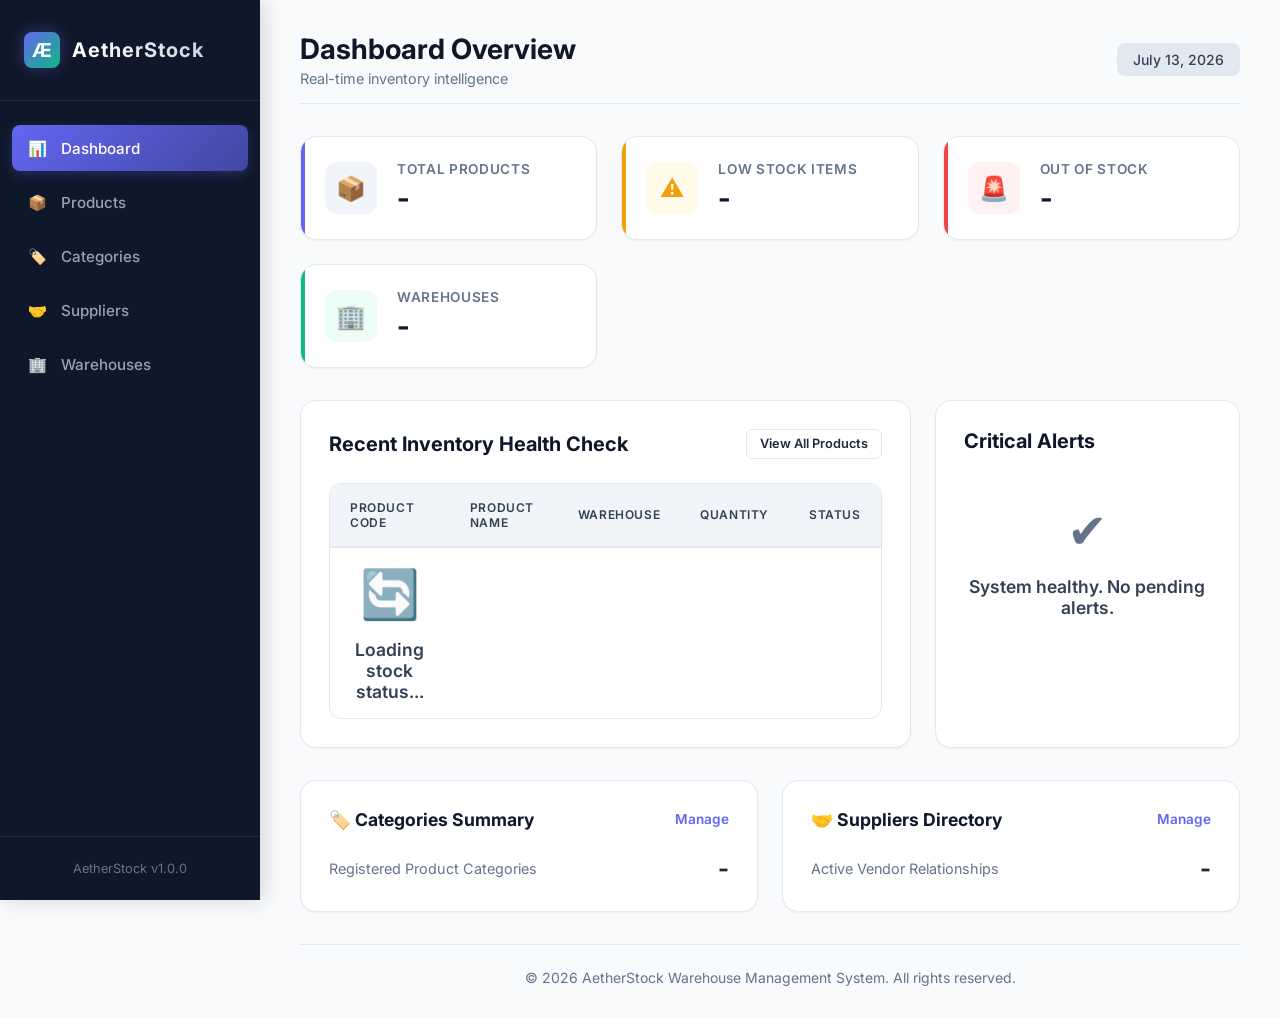
<file: app/src/main/resources/static/index.html>
<!DOCTYPE html>
<html lang="en">
<head>
  <meta charset="UTF-8">
  <meta name="viewport" content="width=device-width, initial-scale=1.0">
  <title>Dashboard - AetherStock WMS</title>
  <!-- Google Fonts: Inter -->
  <link rel="preconnect" href="https://fonts.googleapis.com">
  <link rel="preconnect" href="https://fonts.gstatic.com" crossorigin>
  <link href="https://fonts.googleapis.com/css2?family=Inter:wght@300;400;500;600;700&display=swap" rel="stylesheet">
  <!-- Stylesheet -->
  <link rel="stylesheet" href="./css/style.css">
</head>
<body>
  <div class="app-container">
    <!-- Sidebar -->
    <aside class="sidebar">
      <div class="sidebar-logo">
        <div class="sidebar-logo-icon">Æ</div>
        <div class="sidebar-logo-text">AetherStock</div>
      </div>
      <nav class="sidebar-menu">
        <li class="sidebar-item active">
          <a href="./index.html">
            <span>📊</span> Dashboard
          </a>
        </li>
        <li class="sidebar-item">
          <a href="./products.html">
            <span>📦</span> Products
          </a>
        </li>
        <li class="sidebar-item">
          <a href="./categories.html">
            <span>🏷️</span> Categories
          </a>
        </li>
        <li class="sidebar-item">
          <a href="./suppliers.html">
            <span>🤝</span> Suppliers
          </a>
        </li>
        <li class="sidebar-item">
          <a href="./warehouses.html">
            <span>🏢</span> Warehouses
          </a>
        </li>
      </nav>
      <div class="sidebar-footer">
        <p>AetherStock v1.0.0</p>
      </div>
    </aside>

    <!-- Main Content -->
    <main class="main-content">
      <header class="page-header">
        <div>
          <h1 class="page-title">Dashboard Overview</h1>
          <p style="color: var(--text-muted); font-size: 0.9rem; margin-top: 0.25rem;">Real-time inventory intelligence</p>
        </div>
        <div class="header-actions">
          <span class="date-badge" id="current-date">July 13, 2026</span>
        </div>
      </header>

      <!-- Dashboard Statistics Cards -->
      <section class="metrics-grid">
        <div class="metric-card">
          <div class="metric-icon">📦</div>
          <div class="metric-info">
            <span class="metric-label">Total Products</span>
            <span class="metric-value" id="stat-products">-</span>
          </div>
        </div>
        <div class="metric-card amber">
          <div class="metric-icon">⚠️</div>
          <div class="metric-info">
            <span class="metric-label">Low Stock Items</span>
            <span class="metric-value" id="stat-low-stock">-</span>
          </div>
        </div>
        <div class="metric-card rose">
          <div class="metric-icon">🚨</div>
          <div class="metric-info">
            <span class="metric-label">Out of Stock</span>
            <span class="metric-value" id="stat-out-of-stock">-</span>
          </div>
        </div>
        <div class="metric-card emerald">
          <div class="metric-icon">🏢</div>
          <div class="metric-info">
            <span class="metric-label">Warehouses</span>
            <span class="metric-value" id="stat-warehouses">-</span>
          </div>
        </div>
      </section>

      <!-- Dashboard Rows: Details and Alerts -->
      <div class="dashboard-row">
        <!-- Stock Status Panel -->
        <div class="card-panel" style="position: relative;">
          <div class="loading-overlay" id="products-loading">
            <div class="spinner"></div>
          </div>
          <div class="panel-header">
            <h2 class="panel-title">Recent Inventory Health Check</h2>
            <a href="./products.html" class="btn btn-outline btn-sm">View All Products</a>
          </div>

          <div class="table-responsive">
            <table class="wms-table">
              <thead>
                <tr>
                  <th>Product Code</th>
                  <th>Product Name</th>
                  <th>Warehouse</th>
                  <th>Quantity</th>
                  <th>Status</th>
                </tr>
              </thead>
              <tbody id="low-stock-table-body">
                <!-- Dynamic low/out of stock items -->
                <tr>
                  <td colspan="5" class="empty-state">
                    <div class="empty-state-icon">🔄</div>
                    <div class="empty-state-title">Loading stock status...</div>
                  </td>
                </tr>
              </tbody>
            </table>
          </div>
        </div>

        <!-- System Alerts Panel -->
        <div class="card-panel">
          <div class="panel-header">
            <h2 class="panel-title">Critical Alerts</h2>
          </div>
          <div class="alert-list" id="dashboard-alerts">
            <!-- Dynamic alerts -->
            <div class="empty-state" style="padding: 1.5rem 0;">
              <div class="empty-state-icon">✔️</div>
              <div class="empty-state-title">System healthy. No pending alerts.</div>
            </div>
          </div>
        </div>
      </div>

      <!-- Quick Directory Stats -->
      <section class="metrics-grid" style="grid-template-columns: repeat(auto-fit, minmax(300px, 1fr));">
        <div class="card-panel">
          <div class="panel-header">
            <h3 class="panel-title" style="font-size: 1.1rem;">🏷️ Categories Summary</h3>
            <a href="./categories.html" style="font-size: 0.85rem; color: var(--primary); text-decoration: none; font-weight: 600;">Manage</a>
          </div>
          <div style="display: flex; justify-content: space-between; align-items: center;">
            <span style="color: var(--text-muted); font-size: 0.9rem;">Registered Product Categories</span>
            <strong style="font-size: 1.5rem; color: var(--text-main);" id="stat-categories">-</strong>
          </div>
        </div>
        <div class="card-panel">
          <div class="panel-header">
            <h3 class="panel-title" style="font-size: 1.1rem;">🤝 Suppliers Directory</h3>
            <a href="./suppliers.html" style="font-size: 0.85rem; color: var(--primary); text-decoration: none; font-weight: 600;">Manage</a>
          </div>
          <div style="display: flex; justify-content: space-between; align-items: center;">
            <span style="color: var(--text-muted); font-size: 0.9rem;">Active Vendor Relationships</span>
            <strong style="font-size: 1.5rem; color: var(--text-main);" id="stat-suppliers">-</strong>
          </div>
        </div>
      </section>

      <footer class="app-footer">
        <p>&copy; 2026 AetherStock Warehouse Management System. All rights reserved.</p>
      </footer>
    </main>
  </div>

  <!-- Toast Notification Container -->
  <div class="toast-container" id="toast-container"></div>

  <!-- Script Modules -->
  <script type="module" src="./js/dashboard.js"></script>
</body>
</html>
</file>
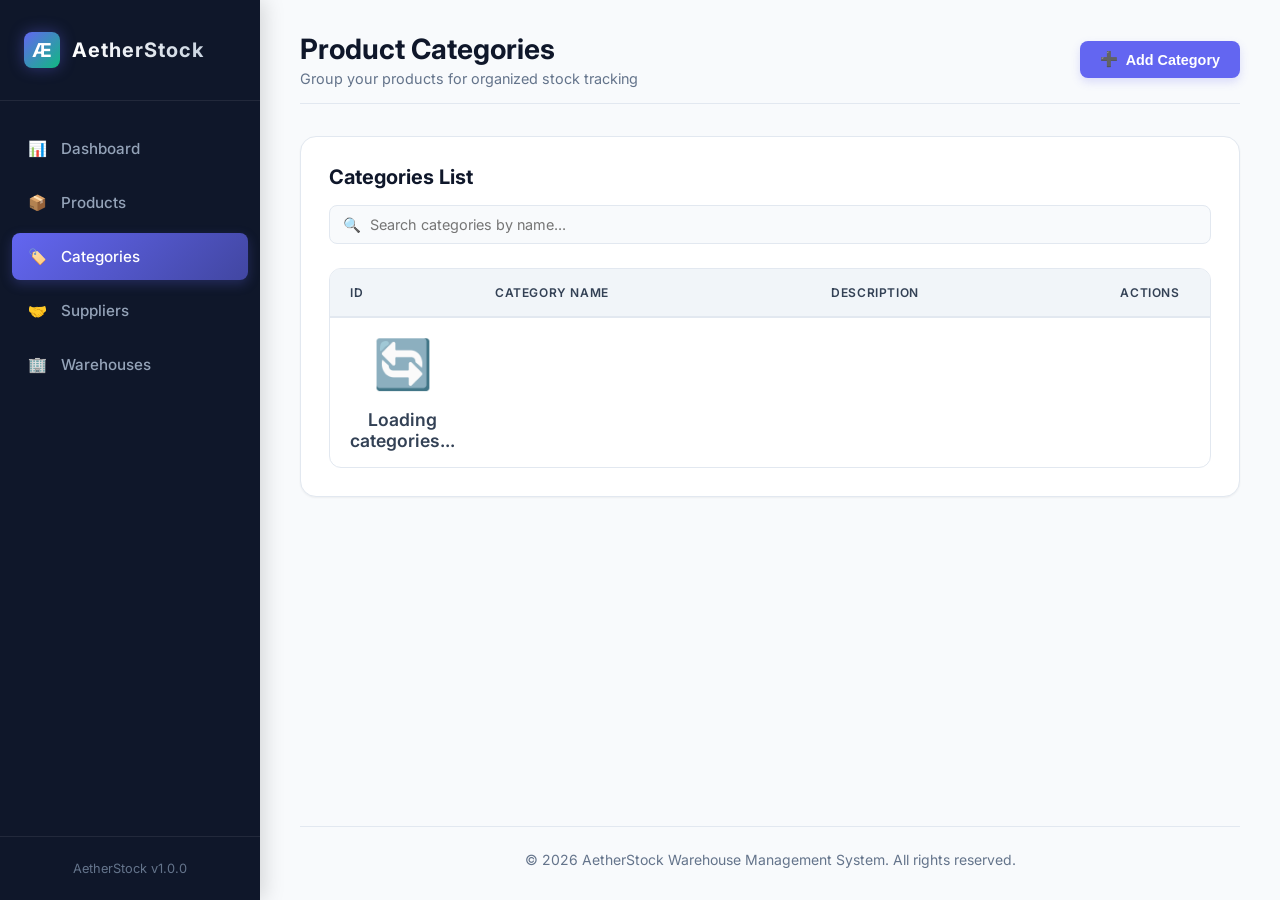
<file: app/src/main/resources/static/categories.html>
<!DOCTYPE html>
<html lang="en">
<head>
  <meta charset="UTF-8">
  <meta name="viewport" content="width=device-width, initial-scale=1.0">
  <title>Manage Categories - AetherStock WMS</title>
  <!-- Google Fonts: Inter -->
  <link rel="preconnect" href="https://fonts.googleapis.com">
  <link rel="preconnect" href="https://fonts.gstatic.com" crossorigin>
  <link href="https://fonts.googleapis.com/css2?family=Inter:wght@300;400;500;600;700&display=swap" rel="stylesheet">
  <!-- Stylesheet -->
  <link rel="stylesheet" href="./css/style.css">
</head>
<body>
  <div class="app-container">
    <!-- Sidebar -->
    <aside class="sidebar">
      <div class="sidebar-logo">
        <div class="sidebar-logo-icon">Æ</div>
        <div class="sidebar-logo-text">AetherStock</div>
      </div>
      <nav class="sidebar-menu">
        <li class="sidebar-item">
          <a href="./index.html">
            <span>📊</span> Dashboard
          </a>
        </li>
        <li class="sidebar-item">
          <a href="./products.html">
            <span>📦</span> Products
          </a>
        </li>
        <li class="sidebar-item active">
          <a href="./categories.html">
            <span>🏷️</span> Categories
          </a>
        </li>
        <li class="sidebar-item">
          <a href="./suppliers.html">
            <span>🤝</span> Suppliers
          </a>
        </li>
        <li class="sidebar-item">
          <a href="./warehouses.html">
            <span>🏢</span> Warehouses
          </a>
        </li>
      </nav>
      <div class="sidebar-footer">
        <p>AetherStock v1.0.0</p>
      </div>
    </aside>

    <!-- Main Content -->
    <main class="main-content">
      <header class="page-header">
        <div>
          <h1 class="page-title">Product Categories</h1>
          <p style="color: var(--text-muted); font-size: 0.9rem; margin-top: 0.25rem;">Group your products for organized stock tracking</p>
        </div>
        <div class="header-actions">
          <button class="btn btn-primary" id="btn-add-category">
            <span>➕</span> Add Category
          </button>
        </div>
      </header>

      <!-- Main Directory Panel -->
      <div class="card-panel">
        <div class="loading-overlay" id="panel-loading">
          <div class="spinner"></div>
        </div>
        <div class="panel-header">
          <h2 class="panel-title">Categories List</h2>
          <div class="search-filter-row">
            <div class="search-wrapper">
              <input type="text" class="search-input" id="search-input" placeholder="Search categories by name...">
            </div>
          </div>
        </div>

        <div class="table-responsive">
          <table class="wms-table">
            <thead>
              <tr>
                <th style="width: 80px;">ID</th>
                <th>Category Name</th>
                <th>Description</th>
                <th style="width: 120px; text-align: center;">Actions</th>
              </tr>
            </thead>
            <tbody id="categories-table-body">
              <!-- Dynamically loaded categories -->
              <tr>
                <td colspan="4" class="empty-state">
                  <div class="empty-state-icon">🔄</div>
                  <div class="empty-state-title">Loading categories...</div>
                </td>
              </tr>
            </tbody>
          </table>
        </div>
      </div>

      <footer class="app-footer">
        <p>&copy; 2026 AetherStock Warehouse Management System. All rights reserved.</p>
      </footer>
    </main>
  </div>

  <!-- Add/Edit Modal -->
  <div class="modal-overlay" id="category-modal">
    <div class="modal-container">
      <div class="modal-header">
        <h3 class="modal-title" id="modal-title">Create Category</h3>
        <button class="modal-close" id="modal-close">&times;</button>
      </div>
      <form id="category-form">
        <div class="modal-body">
          <input type="hidden" id="category-id">
          
          <div class="form-group">
            <label class="form-label" for="categoryName">Category Name *</label>
            <input type="text" class="form-control" id="categoryName" required placeholder="e.g. Electronics, Medical Supply">
            <span style="color: var(--danger); font-size: 0.8rem; display: none;" id="error-category-name"></span>
          </div>

          <div class="form-group">
            <label class="form-label" for="description">Description</label>
            <textarea class="form-control" id="description" placeholder="Brief details about products in this category"></textarea>
          </div>
        </div>
        <div class="modal-footer">
          <button type="button" class="btn btn-outline" id="btn-modal-cancel">Cancel</button>
          <button type="submit" class="btn btn-primary" id="btn-modal-submit">Save Category</button>
        </div>
      </form>
    </div>
  </div>

  <!-- Toast Notification Container -->
  <div class="toast-container" id="toast-container"></div>

  <!-- Script Modules -->
  <script type="module" src="./js/categories.js"></script>
</body>
</html>
</file>
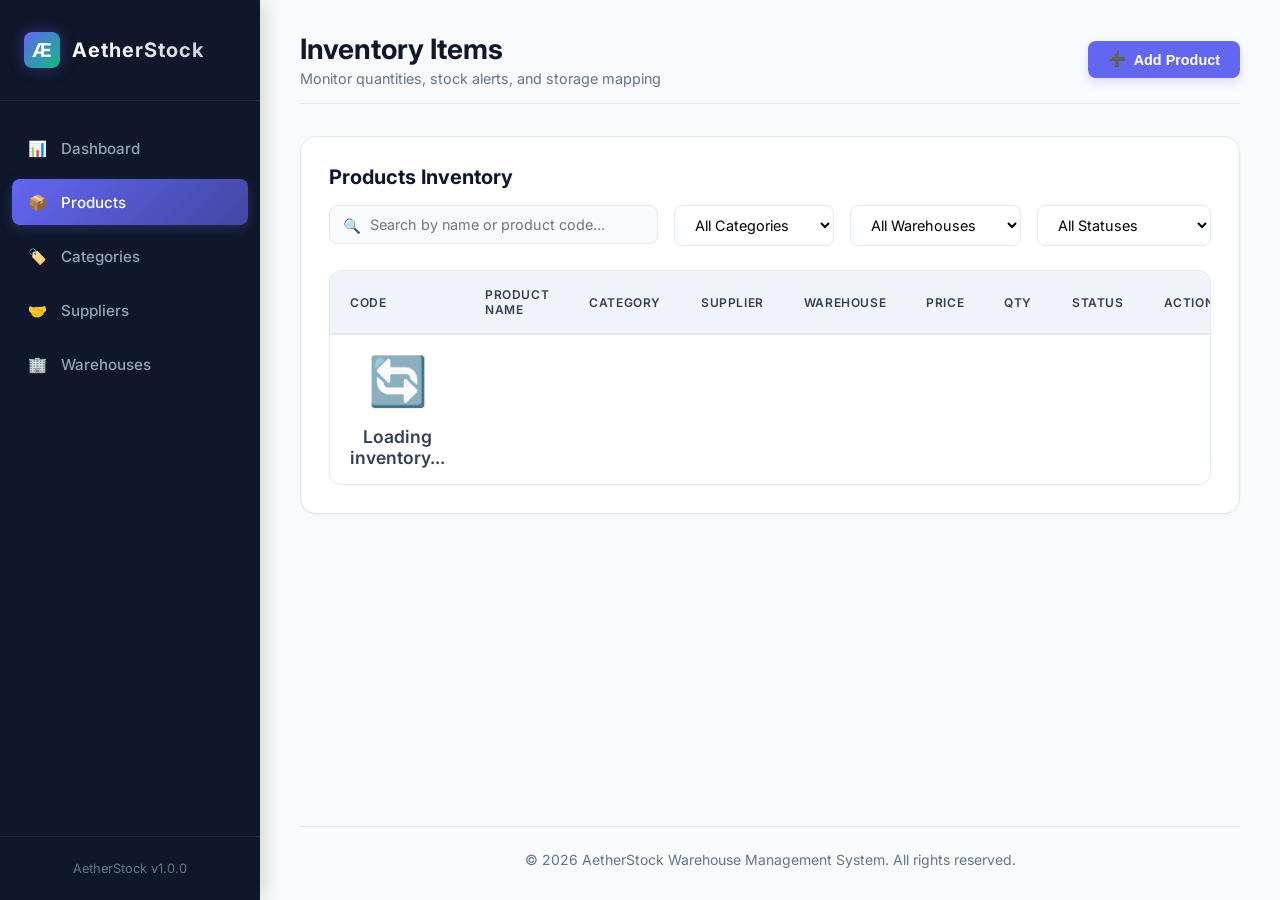
<file: app/src/main/resources/static/products.html>
<!DOCTYPE html>
<html lang="en">
<head>
  <meta charset="UTF-8">
  <meta name="viewport" content="width=device-width, initial-scale=1.0">
  <title>Manage Products - AetherStock WMS</title>
  <!-- Google Fonts: Inter -->
  <link rel="preconnect" href="https://fonts.googleapis.com">
  <link rel="preconnect" href="https://fonts.gstatic.com" crossorigin>
  <link href="https://fonts.googleapis.com/css2?family=Inter:wght@300;400;500;600;700&display=swap" rel="stylesheet">
  <!-- Stylesheet -->
  <link rel="stylesheet" href="./css/style.css">
</head>
<body>
  <div class="app-container">
    <!-- Sidebar -->
    <aside class="sidebar">
      <div class="sidebar-logo">
        <div class="sidebar-logo-icon">Æ</div>
        <div class="sidebar-logo-text">AetherStock</div>
      </div>
      <nav class="sidebar-menu">
        <li class="sidebar-item">
          <a href="./index.html">
            <span>📊</span> Dashboard
          </a>
        </li>
        <li class="sidebar-item active">
          <a href="./products.html">
            <span>📦</span> Products
          </a>
        </li>
        <li class="sidebar-item">
          <a href="./categories.html">
            <span>🏷️</span> Categories
          </a>
        </li>
        <li class="sidebar-item">
          <a href="./suppliers.html">
            <span>🤝</span> Suppliers
          </a>
        </li>
        <li class="sidebar-item">
          <a href="./warehouses.html">
            <span>🏢</span> Warehouses
          </a>
        </li>
      </nav>
      <div class="sidebar-footer">
        <p>AetherStock v1.0.0</p>
      </div>
    </aside>

    <!-- Main Content -->
    <main class="main-content">
      <header class="page-header">
        <div>
          <h1 class="page-title">Inventory Items</h1>
          <p style="color: var(--text-muted); font-size: 0.9rem; margin-top: 0.25rem;">Monitor quantities, stock alerts, and storage mapping</p>
        </div>
        <div class="header-actions">
          <button class="btn btn-primary" id="btn-add-product">
            <span>➕</span> Add Product
          </button>
        </div>
      </header>

      <!-- Main Directory Panel -->
      <div class="card-panel">
        <div class="loading-overlay" id="panel-loading">
          <div class="spinner"></div>
        </div>
        <div class="panel-header">
          <h2 class="panel-title">Products Inventory</h2>
          
          <div class="search-filter-row">
            <!-- Search bar -->
            <div class="search-wrapper">
              <input type="text" class="search-input" id="search-input" placeholder="Search by name or product code...">
            </div>

            <!-- Filters -->
            <select class="filter-select" id="filter-category">
              <option value="">All Categories</option>
              <!-- Populated dynamically -->
            </select>

            <select class="filter-select" id="filter-warehouse">
              <option value="">All Warehouses</option>
              <!-- Populated dynamically -->
            </select>

            <select class="filter-select" id="filter-status">
              <option value="">All Statuses</option>
              <option value="ACTIVE">ACTIVE</option>
              <option value="LOW_STOCK">LOW STOCK</option>
              <option value="OUT_OF_STOCK">OUT OF STOCK</option>
            </select>
          </div>
        </div>

        <!-- Inventory Table -->
        <div class="table-responsive">
          <table class="wms-table">
            <thead>
              <tr>
                <th>Code</th>
                <th>Product Name</th>
                <th>Category</th>
                <th>Supplier</th>
                <th>Warehouse</th>
                <th>Price</th>
                <th>Qty</th>
                <th>Status</th>
                <th style="width: 140px; text-align: center;">Actions</th>
              </tr>
            </thead>
            <tbody id="products-table-body">
              <!-- Dynamically loaded products -->
              <tr>
                <td colspan="9" class="empty-state">
                  <div class="empty-state-icon">🔄</div>
                  <div class="empty-state-title">Loading inventory...</div>
                </td>
              </tr>
            </tbody>
          </table>
        </div>
      </div>

      <footer class="app-footer">
        <p>&copy; 2026 AetherStock Warehouse Management System. All rights reserved.</p>
      </footer>
    </main>
  </div>

  <!-- Add/Edit Modal -->
  <div class="modal-overlay" id="product-modal">
    <div class="modal-container" style="max-width: 600px;">
      <div class="modal-header">
        <h3 class="modal-title" id="modal-title">Create Product</h3>
        <button class="modal-close" id="modal-close">&times;</button>
      </div>
      <form id="product-form">
        <div class="modal-body">
          <input type="hidden" id="product-id">
          
          <div class="form-grid">
            <div class="form-group">
              <label class="form-label" for="productCode">Product Code *</label>
              <input type="text" class="form-control" id="productCode" required placeholder="e.g. PRD-1001">
              <span class="error-msg" style="color: var(--danger); font-size: 0.8rem; display: none;" id="error-product-code"></span>
            </div>

            <div class="form-group">
              <label class="form-label" for="productName">Product Name *</label>
              <input type="text" class="form-control" id="productName" required placeholder="e.g. Laptop Charger 65W">
            </div>

            <div class="form-group form-full-width">
              <label class="form-label" for="description">Description</label>
              <textarea class="form-control" id="description" placeholder="Specify physical aspects, specs or location guidelines"></textarea>
            </div>

            <div class="form-group">
              <label class="form-label" for="unitPrice">Unit Price (INR) *</label>
              <input type="number" step="0.01" min="0" class="form-control" id="unitPrice" required placeholder="e.g. 1499.00">
            </div>

            <div class="form-group">
              <label class="form-label" for="quantity">Quantity *</label>
              <input type="number" min="0" class="form-control" id="quantity" required placeholder="e.g. 150">
            </div>

            <div class="form-group">
              <label class="form-label" for="minimumStock">Minimum Threshold *</label>
              <input type="number" min="0" class="form-control" id="minimumStock" required placeholder="e.g. 20">
            </div>

            <div class="form-group">
              <label class="form-label" for="unit">Stock Unit *</label>
              <select class="filter-select form-control" id="unit" required>
                <option value="PCS">PCS (Pieces)</option>
                <option value="KG">KG (Kilograms)</option>
                <option value="LTR">LTR (Litres)</option>
                <option value="BOX">BOX (Boxes)</option>
                <option value="MTR">MTR (Metres)</option>
              </select>
            </div>

            <div class="form-group">
              <label class="form-label" for="categoryId">Category *</label>
              <select class="filter-select form-control" id="categoryId" required>
                <option value="">Select Category</option>
                <!-- Populated dynamically -->
              </select>
              <p style="font-size: 0.75rem; margin-top: 0.15rem;"><a href="./categories.html" style="color: var(--primary); text-decoration: none;">+ Add Category</a></p>
            </div>

            <div class="form-group">
              <label class="form-label" for="supplierId">Supplier *</label>
              <select class="filter-select form-control" id="supplierId" required>
                <option value="">Select Supplier</option>
                <!-- Populated dynamically -->
              </select>
              <p style="font-size: 0.75rem; margin-top: 0.15rem;"><a href="./suppliers.html" style="color: var(--primary); text-decoration: none;">+ Add Supplier</a></p>
            </div>

            <div class="form-group form-full-width">
              <label class="form-label" for="warehouseId">Warehouse *</label>
              <select class="filter-select form-control" id="warehouseId" required>
                <option value="">Select Warehouse</option>
                <!-- Populated dynamically -->
              </select>
              <p style="font-size: 0.75rem; margin-top: 0.15rem;"><a href="./warehouses.html" style="color: var(--primary); text-decoration: none;">+ Add Warehouse</a></p>
            </div>
          </div>
        </div>
        <div class="modal-footer">
          <button type="button" class="btn btn-outline" id="btn-modal-cancel">Cancel</button>
          <button type="submit" class="btn btn-primary" id="btn-modal-submit">Save Product</button>
        </div>
      </form>
    </div>
  </div>

  <!-- View Details Modal -->
  <div class="modal-overlay" id="product-view-modal">
    <div class="modal-container" style="max-width: 600px;">
      <div class="modal-header">
        <h3 class="modal-title">Inventory Details</h3>
        <button class="modal-close" id="modal-view-close">&times;</button>
      </div>
      <div class="modal-body" id="product-view-body">
        <!-- Loaded dynamically -->
      </div>
      <div class="modal-footer">
        <button type="button" class="btn btn-outline" id="btn-modal-view-close">Close</button>
      </div>
    </div>
  </div>

  <!-- Toast Notification Container -->
  <div class="toast-container" id="toast-container"></div>

  <!-- Script Modules -->
  <script type="module" src="./js/products.js"></script>
</body>
</html>
</file>
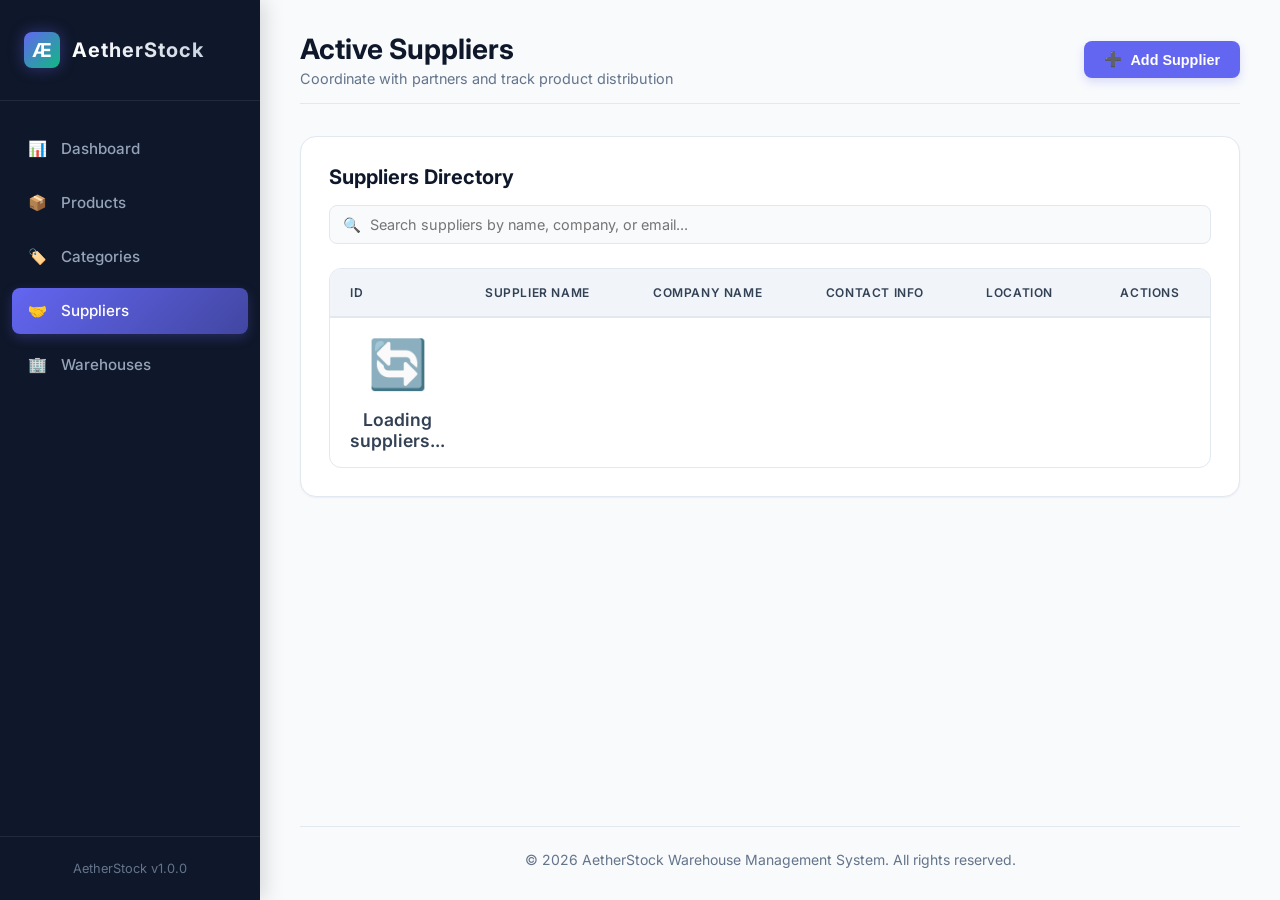
<file: app/src/main/resources/static/suppliers.html>
<!DOCTYPE html>
<html lang="en">
<head>
  <meta charset="UTF-8">
  <meta name="viewport" content="width=device-width, initial-scale=1.0">
  <title>Manage Suppliers - AetherStock WMS</title>
  <!-- Google Fonts: Inter -->
  <link rel="preconnect" href="https://fonts.googleapis.com">
  <link rel="preconnect" href="https://fonts.gstatic.com" crossorigin>
  <link href="https://fonts.googleapis.com/css2?family=Inter:wght@300;400;500;600;700&display=swap" rel="stylesheet">
  <!-- Stylesheet -->
  <link rel="stylesheet" href="./css/style.css">
</head>
<body>
  <div class="app-container">
    <!-- Sidebar -->
    <aside class="sidebar">
      <div class="sidebar-logo">
        <div class="sidebar-logo-icon">Æ</div>
        <div class="sidebar-logo-text">AetherStock</div>
      </div>
      <nav class="sidebar-menu">
        <li class="sidebar-item">
          <a href="./index.html">
            <span>📊</span> Dashboard
          </a>
        </li>
        <li class="sidebar-item">
          <a href="./products.html">
            <span>📦</span> Products
          </a>
        </li>
        <li class="sidebar-item">
          <a href="./categories.html">
            <span>🏷️</span> Categories
          </a>
        </li>
        <li class="sidebar-item active">
          <a href="./suppliers.html">
            <span>🤝</span> Suppliers
          </a>
        </li>
        <li class="sidebar-item">
          <a href="./warehouses.html">
            <span>🏢</span> Warehouses
          </a>
        </li>
      </nav>
      <div class="sidebar-footer">
        <p>AetherStock v1.0.0</p>
      </div>
    </aside>

    <!-- Main Content -->
    <main class="main-content">
      <header class="page-header">
        <div>
          <h1 class="page-title">Active Suppliers</h1>
          <p style="color: var(--text-muted); font-size: 0.9rem; margin-top: 0.25rem;">Coordinate with partners and track product distribution</p>
        </div>
        <div class="header-actions">
          <button class="btn btn-primary" id="btn-add-supplier">
            <span>➕</span> Add Supplier
          </button>
        </div>
      </header>

      <!-- Main Directory Panel -->
      <div class="card-panel">
        <div class="loading-overlay" id="panel-loading">
          <div class="spinner"></div>
        </div>
        <div class="panel-header">
          <h2 class="panel-title">Suppliers Directory</h2>
          <div class="search-filter-row">
            <div class="search-wrapper">
              <input type="text" class="search-input" id="search-input" placeholder="Search suppliers by name, company, or email...">
            </div>
          </div>
        </div>

        <div class="table-responsive">
          <table class="wms-table">
            <thead>
              <tr>
                <th style="width: 80px;">ID</th>
                <th>Supplier Name</th>
                <th>Company Name</th>
                <th>Contact info</th>
                <th>Location</th>
                <th style="width: 120px; text-align: center;">Actions</th>
              </tr>
            </thead>
            <tbody id="suppliers-table-body">
              <!-- Dynamically loaded suppliers -->
              <tr>
                <td colspan="6" class="empty-state">
                  <div class="empty-state-icon">🔄</div>
                  <div class="empty-state-title">Loading suppliers...</div>
                </td>
              </tr>
            </tbody>
          </table>
        </div>
      </div>

      <footer class="app-footer">
        <p>&copy; 2026 AetherStock Warehouse Management System. All rights reserved.</p>
      </footer>
    </main>
  </div>

  <!-- Add/Edit Modal -->
  <div class="modal-overlay" id="supplier-modal">
    <div class="modal-container" style="max-width: 600px;">
      <div class="modal-header">
        <h3 class="modal-title" id="modal-title">Create Supplier</h3>
        <button class="modal-close" id="modal-close">&times;</button>
      </div>
      <form id="supplier-form">
        <div class="modal-body">
          <input type="hidden" id="supplier-id">
          
          <div class="form-grid">
            <div class="form-group">
              <label class="form-label" for="supplierName">Supplier Name *</label>
              <input type="text" class="form-control" id="supplierName" required placeholder="e.g. John Doe">
              <span class="error-msg" style="color: var(--danger); font-size: 0.8rem; display: none;" id="error-supplier-name"></span>
            </div>

            <div class="form-group">
              <label class="form-label" for="companyName">Company Name *</label>
              <input type="text" class="form-control" id="companyName" required placeholder="e.g. Apex Tech Ltd">
            </div>

            <div class="form-group">
              <label class="form-label" for="email">Email Address *</label>
              <input type="email" class="form-control" id="email" required placeholder="e.g. contact@apextech.com">
              <span class="error-msg" style="color: var(--danger); font-size: 0.8rem; display: none;" id="error-supplier-email"></span>
            </div>

            <div class="form-group">
              <label class="form-label" for="phone">Phone Number *</label>
              <input type="text" class="form-control" id="phone" required placeholder="e.g. +91 9876543210">
            </div>

            <div class="form-group form-full-width">
              <label class="form-label" for="address">Street Address</label>
              <input type="text" class="form-control" id="address" placeholder="e.g. 123 Industrial Area, Phase II">
            </div>

            <div class="form-group">
              <label class="form-label" for="city">City</label>
              <input type="text" class="form-control" id="city" placeholder="e.g. Mumbai">
            </div>

            <div class="form-group">
              <label class="form-label" for="state">State / Province</label>
              <input type="text" class="form-control" id="state" placeholder="e.g. Maharashtra">
            </div>
          </div>
        </div>
        <div class="modal-footer">
          <button type="button" class="btn btn-outline" id="btn-modal-cancel">Cancel</button>
          <button type="submit" class="btn btn-primary" id="btn-modal-submit">Save Supplier</button>
        </div>
      </form>
    </div>
  </div>

  <!-- Toast Notification Container -->
  <div class="toast-container" id="toast-container"></div>

  <!-- Script Modules -->
  <script type="module" src="./js/suppliers.js"></script>
</body>
</html>
</file>
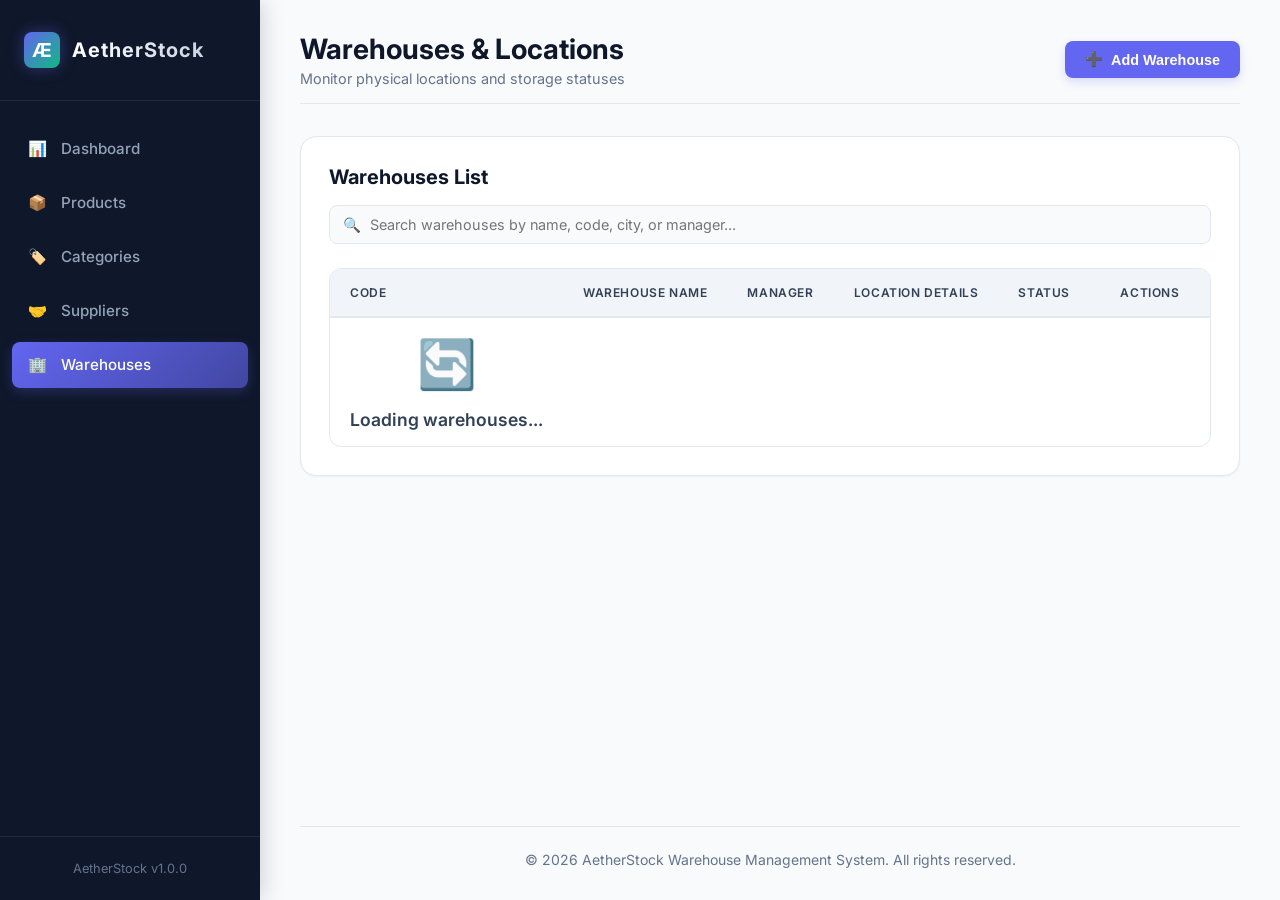
<file: app/src/main/resources/static/warehouses.html>
<!DOCTYPE html>
<html lang="en">
<head>
  <meta charset="UTF-8">
  <meta name="viewport" content="width=device-width, initial-scale=1.0">
  <title>Manage Warehouses - AetherStock WMS</title>
  <!-- Google Fonts: Inter -->
  <link rel="preconnect" href="https://fonts.googleapis.com">
  <link rel="preconnect" href="https://fonts.gstatic.com" crossorigin>
  <link href="https://fonts.googleapis.com/css2?family=Inter:wght@300;400;500;600;700&display=swap" rel="stylesheet">
  <!-- Stylesheet -->
  <link rel="stylesheet" href="./css/style.css">
</head>
<body>
  <div class="app-container">
    <!-- Sidebar -->
    <aside class="sidebar">
      <div class="sidebar-logo">
        <div class="sidebar-logo-icon">Æ</div>
        <div class="sidebar-logo-text">AetherStock</div>
      </div>
      <nav class="sidebar-menu">
        <li class="sidebar-item">
          <a href="./index.html">
            <span>📊</span> Dashboard
          </a>
        </li>
        <li class="sidebar-item">
          <a href="./products.html">
            <span>📦</span> Products
          </a>
        </li>
        <li class="sidebar-item">
          <a href="./categories.html">
            <span>🏷️</span> Categories
          </a>
        </li>
        <li class="sidebar-item">
          <a href="./suppliers.html">
            <span>🤝</span> Suppliers
          </a>
        </li>
        <li class="sidebar-item active">
          <a href="./warehouses.html">
            <span>🏢</span> Warehouses
          </a>
        </li>
      </nav>
      <div class="sidebar-footer">
        <p>AetherStock v1.0.0</p>
      </div>
    </aside>

    <!-- Main Content -->
    <main class="main-content">
      <header class="page-header">
        <div>
          <h1 class="page-title">Warehouses & Locations</h1>
          <p style="color: var(--text-muted); font-size: 0.9rem; margin-top: 0.25rem;">Monitor physical locations and storage statuses</p>
        </div>
        <div class="header-actions">
          <button class="btn btn-primary" id="btn-add-warehouse">
            <span>➕</span> Add Warehouse
          </button>
        </div>
      </header>

      <!-- Main Directory Panel -->
      <div class="card-panel">
        <div class="loading-overlay" id="panel-loading">
          <div class="spinner"></div>
        </div>
        <div class="panel-header">
          <h2 class="panel-title">Warehouses List</h2>
          <div class="search-filter-row">
            <div class="search-wrapper">
              <input type="text" class="search-input" id="search-input" placeholder="Search warehouses by name, code, city, or manager...">
            </div>
          </div>
        </div>

        <div class="table-responsive">
          <table class="wms-table">
            <thead>
              <tr>
                <th>Code</th>
                <th>Warehouse Name</th>
                <th>Manager</th>
                <th>Location Details</th>
                <th>Status</th>
                <th style="width: 120px; text-align: center;">Actions</th>
              </tr>
            </thead>
            <tbody id="warehouses-table-body">
              <!-- Dynamically loaded warehouses -->
              <tr>
                <td colspan="6" class="empty-state">
                  <div class="empty-state-icon">🔄</div>
                  <div class="empty-state-title">Loading warehouses...</div>
                </td>
              </tr>
            </tbody>
          </table>
        </div>
      </div>

      <footer class="app-footer">
        <p>&copy; 2026 AetherStock Warehouse Management System. All rights reserved.</p>
      </footer>
    </main>
  </div>

  <!-- Add/Edit Modal -->
  <div class="modal-overlay" id="warehouse-modal">
    <div class="modal-container" style="max-width: 600px;">
      <div class="modal-header">
        <h3 class="modal-title" id="modal-title">Create Warehouse</h3>
        <button class="modal-close" id="modal-close">&times;</button>
      </div>
      <form id="warehouse-form">
        <div class="modal-body">
          <input type="hidden" id="warehouse-id">
          
          <div class="form-grid">
            <div class="form-group">
              <label class="form-label" for="warehouseCode">Warehouse Code *</label>
              <input type="text" class="form-control" id="warehouseCode" required placeholder="e.g. WH-MUM-01">
              <span class="error-msg" style="color: var(--danger); font-size: 0.8rem; display: none;" id="error-warehouse-code"></span>
            </div>

            <div class="form-group">
              <label class="form-label" for="warehouseName">Warehouse Name *</label>
              <input type="text" class="form-control" id="warehouseName" required placeholder="e.g. Mumbai Hub">
            </div>

            <div class="form-group">
              <label class="form-label" for="managerName">Manager Name *</label>
              <input type="text" class="form-control" id="managerName" required placeholder="e.g. Robert Smith">
            </div>

            <div class="form-group">
              <label class="form-label" for="phone">Phone Number *</label>
              <input type="text" class="form-control" id="phone" required placeholder="e.g. +91 22 9876543">
            </div>

            <div class="form-group form-full-width">
              <label class="form-label" for="address">Address *</label>
              <input type="text" class="form-control" id="address" required placeholder="e.g. Plot 42, Sector 8, Industrial Estate">
            </div>

            <div class="form-group">
              <label class="form-label" for="city">City *</label>
              <input type="text" class="form-control" id="city" required placeholder="e.g. Navi Mumbai">
            </div>

            <div class="form-group">
              <label class="form-label" for="state">State *</label>
              <input type="text" class="form-control" id="state" required placeholder="e.g. Maharashtra">
            </div>

            <div class="form-group">
              <label class="form-label" for="pincode">Pincode *</label>
              <input type="text" class="form-control" id="pincode" required placeholder="e.g. 400701">
            </div>

            <div class="form-group">
              <label class="form-label" for="status">Status *</label>
              <select class="filter-select form-control" id="status" required>
                <option value="ACTIVE">ACTIVE</option>
                <option value="INACTIVE">INACTIVE</option>
              </select>
            </div>
          </div>
        </div>
        <div class="modal-footer">
          <button type="button" class="btn btn-outline" id="btn-modal-cancel">Cancel</button>
          <button type="submit" class="btn btn-primary" id="btn-modal-submit">Save Warehouse</button>
        </div>
      </form>
    </div>
  </div>

  <!-- Toast Notification Container -->
  <div class="toast-container" id="toast-container"></div>

  <!-- Script Modules -->
  <script type="module" src="./js/warehouses.js"></script>
</body>
</html>
</file>
<file: app/src/main/resources/static/css/style.css>
/* Global Variables and Design Tokens */
:root {
  --primary: #6366f1; /* Indigo */
  --primary-hover: #4f46e5;
  --secondary: #10b981; /* Emerald */
  --secondary-hover: #059669;
  --danger: #ef4444; /* Rose */
  --danger-hover: #dc2626;
  --warning: #f59e0b; /* Amber */
  --bg-sidebar: #0f172a; /* Deep Slate */
  --bg-main: #f8fafc; /* Light Slate */
  --bg-card: #ffffff;
  --text-main: #1e293b;
  --text-muted: #64748b;
  --border-color: #e2e8f0;
  --sidebar-width: 260px;
  --shadow-sm: 0 1px 2px 0 rgb(0 0 0 / 0.05);
  --shadow-md: 0 4px 6px -1px rgb(0 0 0 / 0.1), 0 2px 4px -2px rgb(0 0 0 / 0.1);
  --shadow-lg: 0 10px 15px -3px rgb(0 0 0 / 0.1), 0 4px 6px -4px rgb(0 0 0 / 0.1);
  --radius-sm: 0.375rem;
  --radius-md: 0.5rem;
  --radius-lg: 0.75rem;
  --radius-xl: 1rem;
  --font-sans: 'Inter', system-ui, -apple-system, BlinkMacSystemFont, "Segoe UI", Roboto, sans-serif;
}

/* Reset and Base Styles */
* {
  box-sizing: border-box;
  margin: 0;
  padding: 0;
}

body {
  font-family: var(--font-sans);
  background-color: var(--bg-main);
  color: var(--text-main);
  display: flex;
  min-height: 100vh;
  overflow-x: hidden;
}

/* Layout */
.app-container {
  display: flex;
  width: 100%;
}

/* Sidebar Styling */
.sidebar {
  width: var(--sidebar-width);
  background-color: var(--bg-sidebar);
  color: #f1f5f9;
  position: fixed;
  top: 0;
  bottom: 0;
  left: 0;
  display: flex;
  flex-direction: column;
  z-index: 100;
  transition: all 0.3s ease;
  box-shadow: 4px 0 20px rgba(0, 0, 0, 0.15);
}

.sidebar-logo {
  padding: 2rem 1.5rem;
  display: flex;
  align-items: center;
  gap: 0.75rem;
  border-bottom: 1px solid rgba(255, 255, 255, 0.08);
}

.sidebar-logo-icon {
  background: linear-gradient(135deg, var(--primary), var(--secondary));
  width: 2.25rem;
  height: 2.25rem;
  border-radius: var(--radius-md);
  display: flex;
  align-items: center;
  justify-content: center;
  font-weight: 700;
  font-size: 1.2rem;
  color: #fff;
  box-shadow: 0 0 15px rgba(99, 102, 241, 0.4);
}

.sidebar-logo-text {
  font-weight: 700;
  font-size: 1.25rem;
  letter-spacing: 0.05em;
  background: linear-gradient(to right, #ffffff, #cbd5e1);
  -webkit-background-clip: text;
  -webkit-text-fill-color: transparent;
}

.sidebar-menu {
  list-style: none;
  padding: 1.5rem 0.75rem;
  display: flex;
  flex-direction: column;
  gap: 0.5rem;
  flex-grow: 1;
}

.sidebar-item a {
  display: flex;
  align-items: center;
  gap: 0.85rem;
  padding: 0.85rem 1rem;
  color: #94a3b8;
  text-decoration: none;
  font-weight: 500;
  font-size: 0.95rem;
  border-radius: var(--radius-md);
  transition: all 0.25s ease;
}

.sidebar-item a:hover {
  color: #ffffff;
  background-color: rgba(255, 255, 255, 0.05);
}

.sidebar-item.active a {
  color: #ffffff;
  background: linear-gradient(135deg, var(--primary), rgba(99, 102, 241, 0.6));
  box-shadow: 0 4px 12px rgba(99, 102, 241, 0.25);
}

.sidebar-footer {
  padding: 1.5rem;
  border-top: 1px solid rgba(255, 255, 255, 0.08);
  font-size: 0.8rem;
  color: #64748b;
  text-align: center;
}

/* Main Content Area */
.main-content {
  margin-left: var(--sidebar-width);
  flex-grow: 1;
  padding: 2rem 2.5rem;
  min-height: 100vh;
  display: flex;
  flex-direction: column;
  gap: 2rem;
  width: calc(100% - var(--sidebar-width));
}

/* Header styling */
.page-header {
  display: flex;
  justify-content: space-between;
  align-items: center;
  padding-bottom: 1rem;
  border-bottom: 1px solid var(--border-color);
}

.page-title {
  font-size: 1.75rem;
  font-weight: 700;
  color: #0f172a;
}

.header-actions {
  display: flex;
  align-items: center;
  gap: 1rem;
}

.date-badge {
  background-color: #e2e8f0;
  color: #334155;
  padding: 0.5rem 1rem;
  border-radius: var(--radius-md);
  font-size: 0.875rem;
  font-weight: 500;
}

/* Buttons */
.btn {
  display: inline-flex;
  align-items: center;
  gap: 0.5rem;
  padding: 0.625rem 1.25rem;
  font-size: 0.9rem;
  font-weight: 600;
  border-radius: var(--radius-md);
  border: none;
  cursor: pointer;
  transition: all 0.2s ease;
  text-decoration: none;
}

.btn-primary {
  background-color: var(--primary);
  color: #fff;
  box-shadow: 0 4px 10px rgba(99, 102, 241, 0.2);
}

.btn-primary:hover {
  background-color: var(--primary-hover);
  transform: translateY(-1px);
}

.btn-secondary {
  background-color: var(--secondary);
  color: #fff;
  box-shadow: 0 4px 10px rgba(16, 185, 129, 0.2);
}

.btn-secondary:hover {
  background-color: var(--secondary-hover);
  transform: translateY(-1px);
}

.btn-danger {
  background-color: var(--danger);
  color: #fff;
}

.btn-danger:hover {
  background-color: var(--danger-hover);
}

.btn-outline {
  background-color: transparent;
  border: 1px solid var(--border-color);
  color: var(--text-main);
}

.btn-outline:hover {
  background-color: #f1f5f9;
}

.btn-sm {
  padding: 0.4rem 0.8rem;
  font-size: 0.8rem;
  border-radius: var(--radius-sm);
}

/* Dashboard Metrics Cards */
.metrics-grid {
  display: grid;
  grid-template-columns: repeat(auto-fit, minmax(220px, 1fr));
  gap: 1.5rem;
}

.metric-card {
  background-color: var(--bg-card);
  padding: 1.5rem;
  border-radius: var(--radius-xl);
  box-shadow: var(--shadow-sm);
  border: 1px solid var(--border-color);
  display: flex;
  align-items: center;
  gap: 1.25rem;
  position: relative;
  overflow: hidden;
  transition: all 0.3s ease;
}

.metric-card:hover {
  transform: translateY(-4px);
  box-shadow: var(--shadow-lg);
  border-color: #cbd5e1;
}

.metric-card::before {
  content: '';
  position: absolute;
  top: 0;
  left: 0;
  width: 4px;
  height: 100%;
  background-color: var(--primary);
}

.metric-card.emerald::before { background-color: var(--secondary); }
.metric-card.rose::before { background-color: var(--danger); }
.metric-card.amber::before { background-color: var(--warning); }

.metric-icon {
  width: 3.25rem;
  height: 3.25rem;
  border-radius: var(--radius-lg);
  background-color: #f1f5f9;
  display: flex;
  align-items: center;
  justify-content: center;
  font-size: 1.5rem;
  color: var(--primary);
}

.emerald .metric-icon { color: var(--secondary); background-color: #ecfdf5; }
.rose .metric-icon { color: var(--danger); background-color: #fff1f2; }
.amber .metric-icon { color: var(--warning); background-color: #fffbeb; }

.metric-info {
  display: flex;
  flex-direction: column;
  gap: 0.25rem;
}

.metric-label {
  font-size: 0.85rem;
  font-weight: 600;
  color: var(--text-muted);
  text-transform: uppercase;
  letter-spacing: 0.05em;
}

.metric-value {
  font-size: 1.75rem;
  font-weight: 700;
  color: #0f172a;
}

/* Panels and Tables */
.card-panel {
  background-color: var(--bg-card);
  border-radius: var(--radius-xl);
  box-shadow: var(--shadow-sm);
  border: 1px solid var(--border-color);
  padding: 1.75rem;
  display: flex;
  flex-direction: column;
  gap: 1.5rem;
  position: relative;
}

.panel-header {
  display: flex;
  justify-content: space-between;
  align-items: center;
  gap: 1rem;
  flex-wrap: wrap;
}

.panel-title {
  font-size: 1.25rem;
  font-weight: 700;
  color: #0f172a;
}

/* Filters and Search Bar */
.search-filter-row {
  display: flex;
  gap: 1rem;
  width: 100%;
  flex-wrap: wrap;
}

.search-wrapper {
  position: relative;
  flex-grow: 1;
  min-width: 250px;
}

.search-input {
  width: 100%;
  padding: 0.625rem 1rem 0.625rem 2.5rem;
  border-radius: var(--radius-md);
  border: 1px solid var(--border-color);
  font-family: inherit;
  font-size: 0.9rem;
  transition: all 0.2s ease;
  background-color: #f8fafc;
}

.search-input:focus {
  outline: none;
  border-color: var(--primary);
  background-color: #fff;
  box-shadow: 0 0 0 3px rgba(99, 102, 241, 0.15);
}

.search-wrapper::before {
  content: '🔍';
  position: absolute;
  left: 0.85rem;
  top: 50%;
  transform: translateY(-50%);
  font-size: 0.9rem;
  color: var(--text-muted);
}

.filter-select {
  padding: 0.625rem 1.75rem 0.625rem 1rem;
  border-radius: var(--radius-md);
  border: 1px solid var(--border-color);
  font-family: inherit;
  font-size: 0.9rem;
  background-color: #fff;
  cursor: pointer;
  outline: none;
  min-width: 160px;
}

.filter-select:focus {
  border-color: var(--primary);
}

/* Elegant Table Design */
.table-responsive {
  overflow-x: auto;
  border-radius: var(--radius-lg);
  border: 1px solid var(--border-color);
}

.wms-table {
  width: 100%;
  border-collapse: collapse;
  text-align: left;
  font-size: 0.9rem;
}

.wms-table th {
  background-color: #f1f5f9;
  color: #334155;
  font-weight: 600;
  padding: 1rem 1.25rem;
  border-bottom: 2px solid var(--border-color);
  text-transform: uppercase;
  font-size: 0.75rem;
  letter-spacing: 0.05em;
}

.wms-table td {
  padding: 1rem 1.25rem;
  border-bottom: 1px solid var(--border-color);
  color: #334155;
  vertical-align: middle;
}

.wms-table tbody tr {
  transition: background-color 0.2s ease;
}

.wms-table tbody tr:hover {
  background-color: #f8fafc;
}

.wms-table tbody tr:last-child td {
  border-bottom: none;
}

/* Badges */
.badge {
  display: inline-flex;
  align-items: center;
  padding: 0.25rem 0.625rem;
  font-size: 0.75rem;
  font-weight: 600;
  border-radius: 9999px;
  text-transform: uppercase;
  letter-spacing: 0.025em;
}

.badge-active {
  background-color: #d1fae5;
  color: #065f46;
}

.badge-low-stock {
  background-color: #fef3c7;
  color: #92400e;
}

.badge-out-of-stock {
  background-color: #fee2e2;
  color: #991b1b;
}

.badge-inactive {
  background-color: #e2e8f0;
  color: #475569;
}

/* Action buttons in tables */
.actions-cell {
  display: flex;
  gap: 0.5rem;
}

.btn-icon {
  width: 2rem;
  height: 2rem;
  border-radius: var(--radius-sm);
  border: 1px solid var(--border-color);
  background-color: #fff;
  display: inline-flex;
  align-items: center;
  justify-content: center;
  cursor: pointer;
  transition: all 0.2s ease;
  font-size: 0.95rem;
  text-decoration: none;
}

.btn-icon:hover {
  background-color: #f1f5f9;
  border-color: #cbd5e1;
}

.btn-icon.edit-btn:hover {
  color: var(--primary);
  border-color: var(--primary);
  background-color: rgba(99, 102, 241, 0.05);
}

.btn-icon.delete-btn:hover {
  color: var(--danger);
  border-color: var(--danger);
  background-color: rgba(239, 68, 68, 0.05);
}

.btn-icon.view-btn:hover {
  color: var(--secondary);
  border-color: var(--secondary);
  background-color: rgba(16, 185, 129, 0.05);
}

/* Modals */
.modal-overlay {
  position: fixed;
  top: 0;
  left: 0;
  right: 0;
  bottom: 0;
  background-color: rgba(15, 23, 42, 0.6);
  backdrop-filter: blur(4px);
  display: flex;
  align-items: center;
  justify-content: center;
  z-index: 1000;
  opacity: 0;
  pointer-events: none;
  transition: opacity 0.3s ease;
}

.modal-overlay.active {
  opacity: 1;
  pointer-events: auto;
}

.modal-container {
  background-color: var(--bg-card);
  border-radius: var(--radius-xl);
  box-shadow: var(--shadow-lg);
  border: 1px solid var(--border-color);
  width: 100%;
  max-width: 550px;
  max-height: 90vh;
  overflow-y: auto;
  transform: translateY(20px);
  transition: transform 0.3s ease;
}

.modal-overlay.active .modal-container {
  transform: translateY(0);
}

.modal-header {
  padding: 1.25rem 1.5rem;
  border-bottom: 1px solid var(--border-color);
  display: flex;
  justify-content: space-between;
  align-items: center;
}

.modal-title {
  font-size: 1.2rem;
  font-weight: 700;
  color: #0f172a;
}

.modal-close {
  background: none;
  border: none;
  font-size: 1.5rem;
  cursor: pointer;
  color: var(--text-muted);
}

.modal-body {
  padding: 1.5rem;
}

.modal-footer {
  padding: 1.25rem 1.5rem;
  border-top: 1px solid var(--border-color);
  display: flex;
  justify-content: flex-end;
  gap: 0.75rem;
  background-color: #f8fafc;
  border-bottom-left-radius: var(--radius-xl);
  border-bottom-right-radius: var(--radius-xl);
}

/* Forms */
.form-grid {
  display: grid;
  grid-template-columns: 1fr 1fr;
  gap: 1rem;
}

.form-full-width {
  grid-column: span 2;
}

.form-group {
  display: flex;
  flex-direction: column;
  gap: 0.375rem;
  margin-bottom: 1rem;
}

.form-label {
  font-size: 0.825rem;
  font-weight: 600;
  color: #334155;
}

.form-control {
  padding: 0.625rem 0.85rem;
  border-radius: var(--radius-md);
  border: 1px solid var(--border-color);
  font-family: inherit;
  font-size: 0.9rem;
  outline: none;
  transition: border-color 0.2s;
  width: 100%;
}

.form-control:focus {
  border-color: var(--primary);
  box-shadow: 0 0 0 3px rgba(99, 102, 241, 0.15);
}

textarea.form-control {
  resize: vertical;
  min-height: 80px;
}

/* Dynamic Toast Notifications */
.toast-container {
  position: fixed;
  bottom: 2rem;
  right: 2rem;
  display: flex;
  flex-direction: column;
  gap: 0.75rem;
  z-index: 2000;
}

.toast {
  background-color: #0f172a;
  color: #fff;
  padding: 1rem 1.5rem;
  border-radius: var(--radius-lg);
  box-shadow: var(--shadow-lg);
  display: flex;
  align-items: center;
  gap: 0.75rem;
  min-width: 280px;
  transform: translateX(100%);
  opacity: 0;
  transition: all 0.35s cubic-bezier(0.16, 1, 0.3, 1);
  border-left: 4px solid var(--primary);
}

.toast.show {
  transform: translateX(0);
  opacity: 1;
}

.toast.success { border-left-color: var(--secondary); }
.toast.danger { border-left-color: var(--danger); }
.toast.warning { border-left-color: var(--warning); }

.toast-message {
  font-size: 0.875rem;
  font-weight: 500;
  flex-grow: 1;
}

.toast-close {
  background: none;
  border: none;
  color: rgba(255, 255, 255, 0.5);
  cursor: pointer;
  font-size: 1rem;
}

.toast-close:hover {
  color: #fff;
}

/* Empty State Styling */
.empty-state {
  text-align: center;
  padding: 3rem 1.5rem;
  color: var(--text-muted);
  display: flex;
  flex-direction: column;
  align-items: center;
  gap: 1rem;
}

.empty-state-icon {
  font-size: 3rem;
}

.empty-state-title {
  font-size: 1.1rem;
  font-weight: 600;
  color: #334155;
}

/* Dashboard Specific Layout */
.dashboard-row {
  display: grid;
  grid-template-columns: 2fr 1fr;
  gap: 1.5rem;
}

@media (max-width: 1024px) {
  .dashboard-row {
    grid-template-columns: 1fr;
  }
}

.alert-item {
  display: flex;
  align-items: center;
  justify-content: space-between;
  padding: 0.85rem 1rem;
  border-radius: var(--radius-md);
  background-color: #fff1f2;
  border-left: 4px solid var(--danger);
  color: #991b1b;
  font-size: 0.875rem;
  font-weight: 500;
  transition: all 0.2s;
}

.alert-item.low-stock {
  background-color: #fffbeb;
  border-left-color: var(--warning);
  color: #92400e;
}

.alert-list {
  display: flex;
  flex-direction: column;
  gap: 0.75rem;
}

.badge-pill-danger {
  background-color: var(--danger);
  color: white;
  padding: 0.15rem 0.5rem;
  font-size: 0.75rem;
  border-radius: 999px;
  font-weight: 700;
}

.badge-pill-warning {
  background-color: var(--warning);
  color: white;
  padding: 0.15rem 0.5rem;
  font-size: 0.75rem;
  border-radius: 999px;
  font-weight: 700;
}

/* Loading overlay for panel elements */
.loading-overlay {
  position: absolute;
  top: 0;
  left: 0;
  right: 0;
  bottom: 0;
  background-color: rgba(255, 255, 255, 0.7);
  display: flex;
  align-items: center;
  justify-content: center;
  z-index: 10;
  opacity: 0;
  pointer-events: none;
  transition: opacity 0.2s ease;
}

.loading-overlay.active {
  opacity: 1;
  pointer-events: auto;
}

.spinner {
  width: 2.25rem;
  height: 2.25rem;
  border: 3px solid var(--border-color);
  border-top-color: var(--primary);
  border-radius: 50%;
  animation: spin 0.8s linear infinite;
}

@keyframes spin {
  to { transform: rotate(360deg); }
}

/* Footer layout */
.app-footer {
  margin-top: auto;
  text-align: center;
  padding: 1.5rem 0 0 0;
  border-top: 1px solid var(--border-color);
  color: var(--text-muted);
  font-size: 0.875rem;
}
</file>
